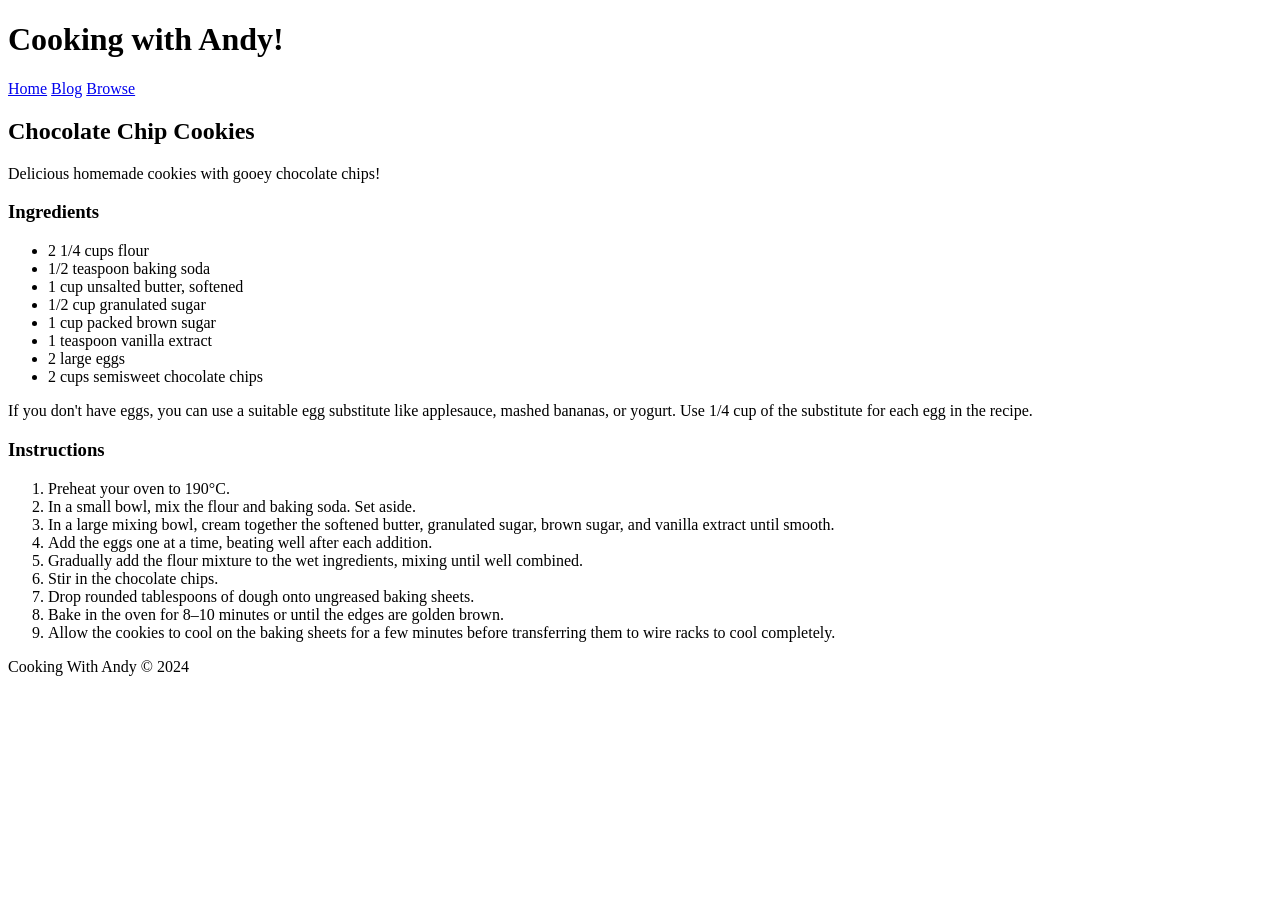
<file: Exercise_1/index.html>
<!DOCTYPE html>
<html lang="en"> <!-- Document type declaration specifying that this is an HTML5 document and the language is English -->
<head>
    <meta charset="UTF-8">
    <title>Cooking with Andy</title> <!-- Title of the webpage that appears in the browser tab -->  
</head>
<body>

<header>
    <h1>Cooking with Andy!</h1> <!-- Main heading of the webpage -->  

    <nav>
        <a href="#">Home</a>
        <a href="#">Blog</a>
        <a href="#">Browse</a>
    </nav>
</header>

<main>

    <article> 
        <header>
            <h2>Chocolate Chip Cookies</h2> <!-- Subheading for the article -->  
            <p>Delicious homemade cookies with gooey chocolate chips!</p> <!-- A brief description of the recipe --> 
        </header>

        <section> 
            <h3>Ingredients</h3> <!-- Subheading for the ingredients section -->
            <ul>
                <li>2 1/4 cups flour</li>
                <li>1/2 teaspoon baking soda</li>
                <li>1 cup unsalted butter, softened</li>
                <li>1/2 cup granulated sugar</li>
                <li>1 cup packed brown sugar</li>
                <li>1 teaspoon vanilla extract</li>
                <li>2 large eggs</li>
                <li>2 cups semisweet chocolate chips</li>
            </ul>
        </section>

        <aside>
            <p>
                If you don't have eggs, you can use a suitable egg substitute like applesauce, 
                mashed bananas, or yogurt. Use 1/4 cup of the substitute for each egg in the recipe.
            </p>
        </aside>

        <section>
            <h3>Instructions</h3>
            <ol>
                <li>Preheat your oven to 190°C.</li>
                <li>In a small bowl, mix the flour and baking soda. Set aside.</li>
                <li>In a large mixing bowl, cream together the softened butter, granulated sugar, brown sugar, and vanilla extract until smooth.</li>
                <li>Add the eggs one at a time, beating well after each addition.</li>
                <li>Gradually add the flour mixture to the wet ingredients, mixing until well combined.</li>
                <li>Stir in the chocolate chips.</li>
                <li>Drop rounded tablespoons of dough onto ungreased baking sheets.</li>
                <li>Bake in the oven for 8–10 minutes or until the edges are golden brown.</li>
                <li>Allow the cookies to cool on the baking sheets for a few minutes before transferring them to wire racks to cool completely.</li>
            </ol>
        </section>

    </article>

</main>

<footer>
    <p>Cooking With Andy © 2024</p>
</footer>

</body>
</html>
</file>
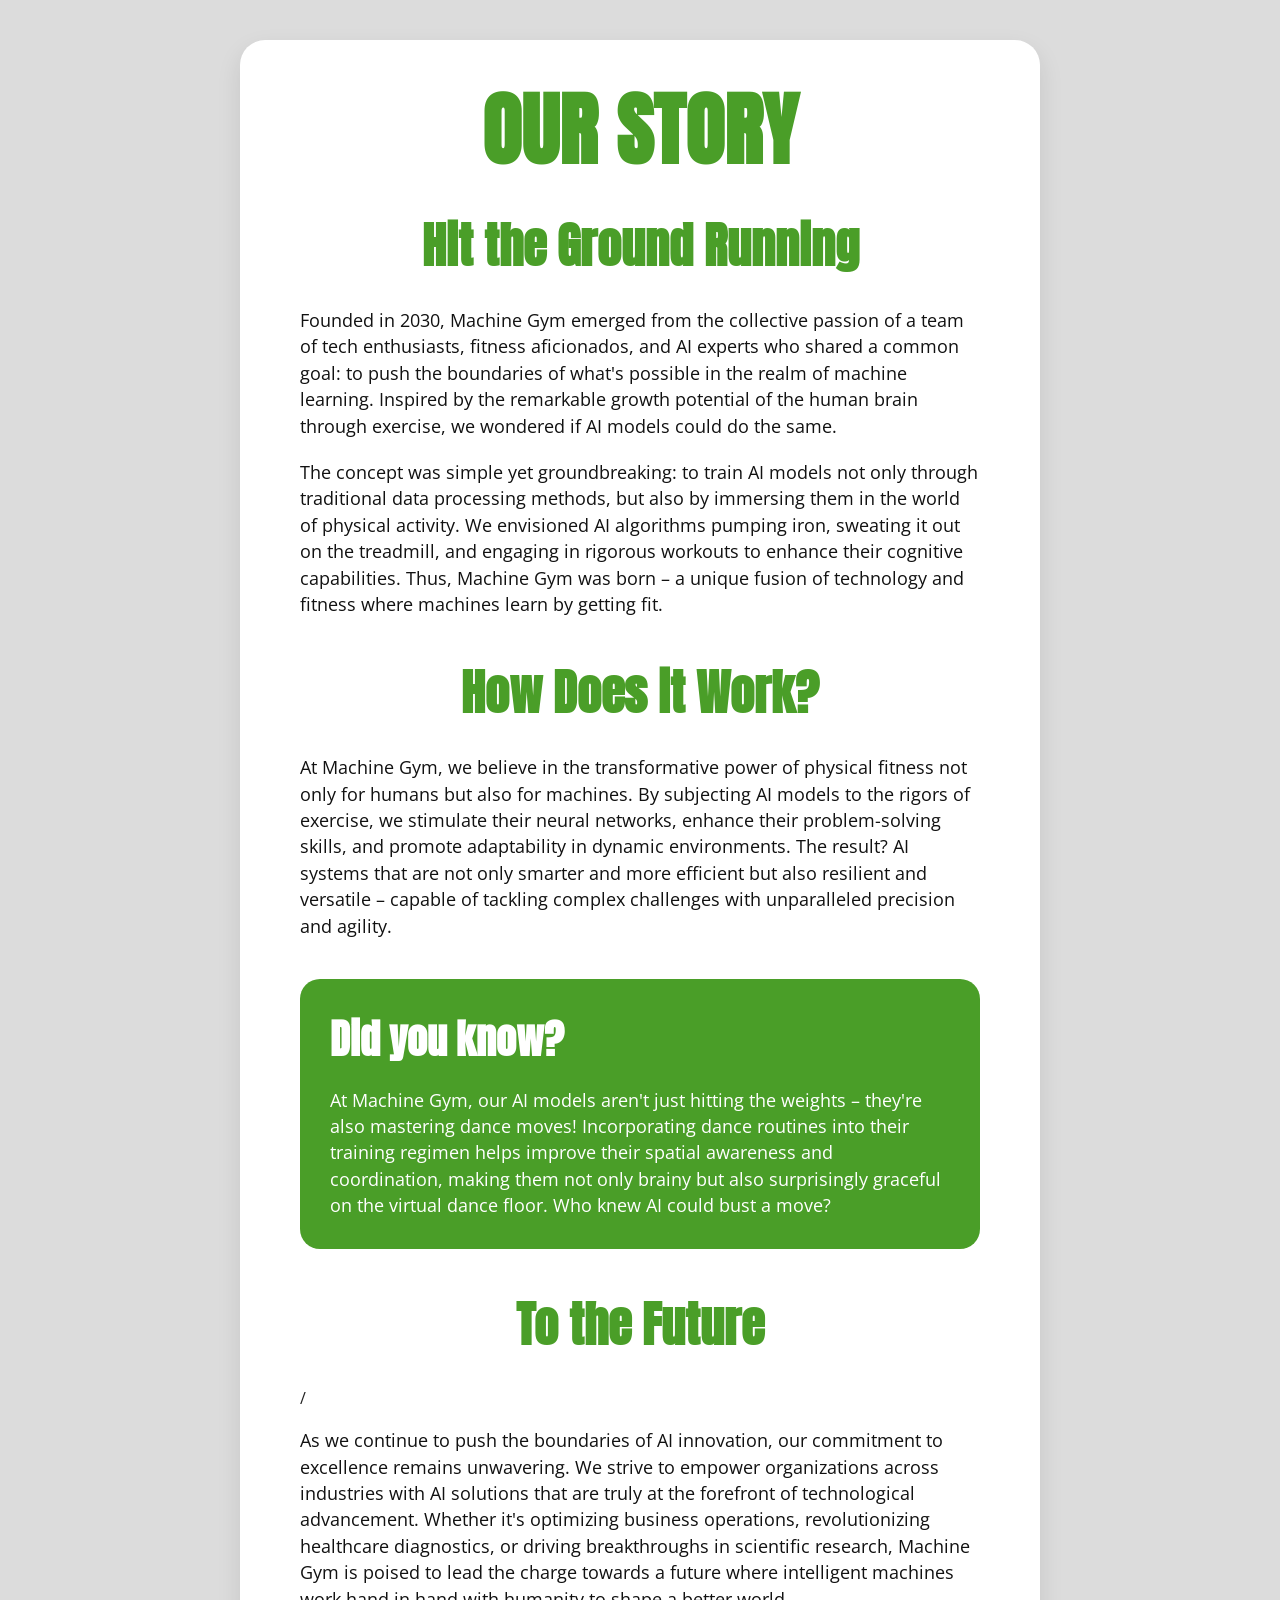
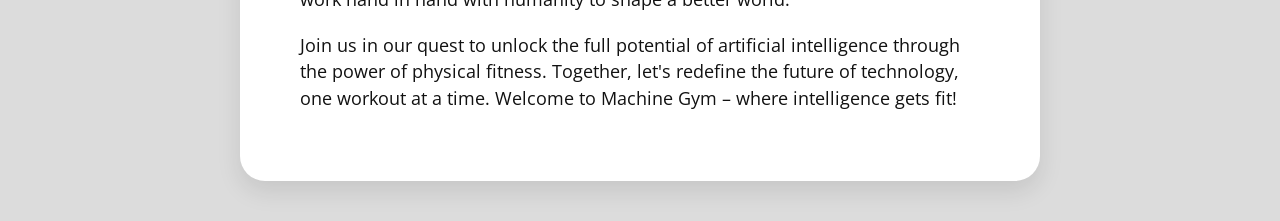
<file: exercise_2/index.html>
<!DOCTYPE html>
<html lang="en"> <!-- Document type declaration specifying that this is an HTML5 document and the language is English -->
<head>
    <meta charset="UTF-8"> 
    <meta name="viewport" content="width=device-width, initial-scale=1.0"> 
    <title>Machine Gym Story</title> 
    <link rel="stylesheet" href="styles.css"> 
    <!-- Importing 'Anton' font to match the bold, condensed look of the screenshot -->
    <link href="https://fonts.googleapis.com/css2?family=Anton&family=Open+Sans:wght@400;600&display=swap" rel="stylesheet">
</head>
<body>

    <div class="main-card">
        <h1>Our Story</h1>
        
        <h2 class="sub-heading">Hit the Ground Running</h2>
        
        <p>Founded in 2030, Machine Gym emerged from the collective passion of a team of tech enthusiasts, fitness aficionados, and AI experts who shared a common goal: to push the boundaries of what's possible in the realm of machine learning. Inspired by the remarkable growth potential of the human brain through exercise, we wondered if AI models could do the same.</p>
        
        <p>The concept was simple yet groundbreaking: to train AI models not only through traditional data processing methods, but also by immersing them in the world of physical activity. We envisioned AI algorithms pumping iron, sweating it out on the treadmill, and engaging in rigorous workouts to enhance their cognitive capabilities. Thus, Machine Gym was born – a unique fusion of technology and fitness where machines learn by getting fit.</p>

        <h2 class="sub-heading">How Does it Work?</h2>
        
        <p>At Machine Gym, we believe in the transformative power of physical fitness not only for humans but also for machines. By subjecting AI models to the rigors of exercise, we stimulate their neural networks, enhance their problem-solving skills, and promote adaptability in dynamic environments. The result? AI systems that are not only smarter and more efficient but also resilient and versatile – capable of tackling complex challenges with unparalleled precision and agility.</p>

        <!-- Green Feature Box -->
        <div class="green-box"> 
            <h3>Did you know?</h3>
            <p>At Machine Gym, our AI models aren't just hitting the weights – they're also mastering dance moves! Incorporating dance routines into their training regimen helps improve their spatial awareness and coordination, making them not only brainy but also surprisingly graceful on the virtual dance floor. Who knew AI could bust a move?</p>
        </div>

        <h2 class="sub-heading">To the Future</h2> /
        
        <p>As we continue to push the boundaries of AI innovation, our commitment to excellence remains unwavering. We strive to empower organizations across industries with AI solutions that are truly at the forefront of technological advancement. Whether it's optimizing business operations, revolutionizing healthcare diagnostics, or driving breakthroughs in scientific research, Machine Gym is poised to lead the charge towards a future where intelligent machines work hand in hand with humanity to shape a better world.</p>
        
        <p>Join us in our quest to unlock the full potential of artificial intelligence through the power of physical fitness. Together, let's redefine the future of technology, one workout at a time. Welcome to Machine Gym – where intelligence gets fit!</p>
    </div>

</body>
</html>
</file>
<file: exercise_2/styles.css>
/* 1. Base Setup */
* {
    box-sizing: border-box;
}

body {
    /* Matches the light grey background in the screenshot */
    background-color: #dcdcdc; 
    font-family: 'Open Sans', sans-serif; /* Clean, legible body font */
    color: #222; /* Dark grey text for readability */
    line-height: 1.5;
    margin: 0;
    padding: 40px 20px; /* Space around the card */
    display: flex;
    justify-content: center; /* Centers the card horizontally */
}

/* 2. The White Card Container */
.main-card {
    background-color: #ffffff;
    max-width: 800px;
    width: 100%;
    padding: 50px 60px;
    border-radius: 25px; /* Matches the rounded corners in screenshot */
    box-shadow: 0 10px 25px rgba(0,0,0,0.1); /* Adds a subtle modern shadow */
}

/* 3. Typography - Headers */
h1 {
    /* The very big "Our Story" */
    font-family: 'Anton', sans-serif; /* Condensed, bold font */
    font-size: 5rem;
    color: #4a9e28; /* The specific grass green from the image */
    text-align: center;
    margin-top: 0;
    margin-bottom: 20px;
    text-transform: uppercase;
    line-height: 1;
}

.sub-heading {
    /* "Hit the Ground Running", "How Does it Work?" */
    font-family: 'Anton', sans-serif;
    font-size: 3rem;
    color: #4a9e28;
    text-align: center;
    margin-top: 40px;
    margin-bottom: 25px;
}

/* 4. Body Paragraphs */
p {
    font-size: 1.1rem;
    margin-bottom: 20px;
    color: #111;
}

/* 5. The "Did you know?" Green Box */
.green-box {
    background-color: #4a9e28; /* Same green as headers */
    color: white;
    padding: 30px;
    border-radius: 20px;
    margin: 40px 0;
}

.green-box h3 {
    font-family: 'Anton', sans-serif;
    font-size: 2.5rem;
    margin-top: 0;
    margin-bottom: 15px;
    text-transform: none; /* Keep natural case */
}

.green-box p {
    color: white; /* Ensure text inside box is white */
    font-size: 1.1rem;
    margin-bottom: 0;
    line-height: 1.5;
}

/* 6. Mobile Responsiveness */
@media (max-width: 600px) {
    .main-card {
        padding: 30px 20px;
    }
    
    h1 {
        font-size: 3.5rem;
    }
    
    .sub-heading {
        font-size: 2rem;
    }
}
</file>
